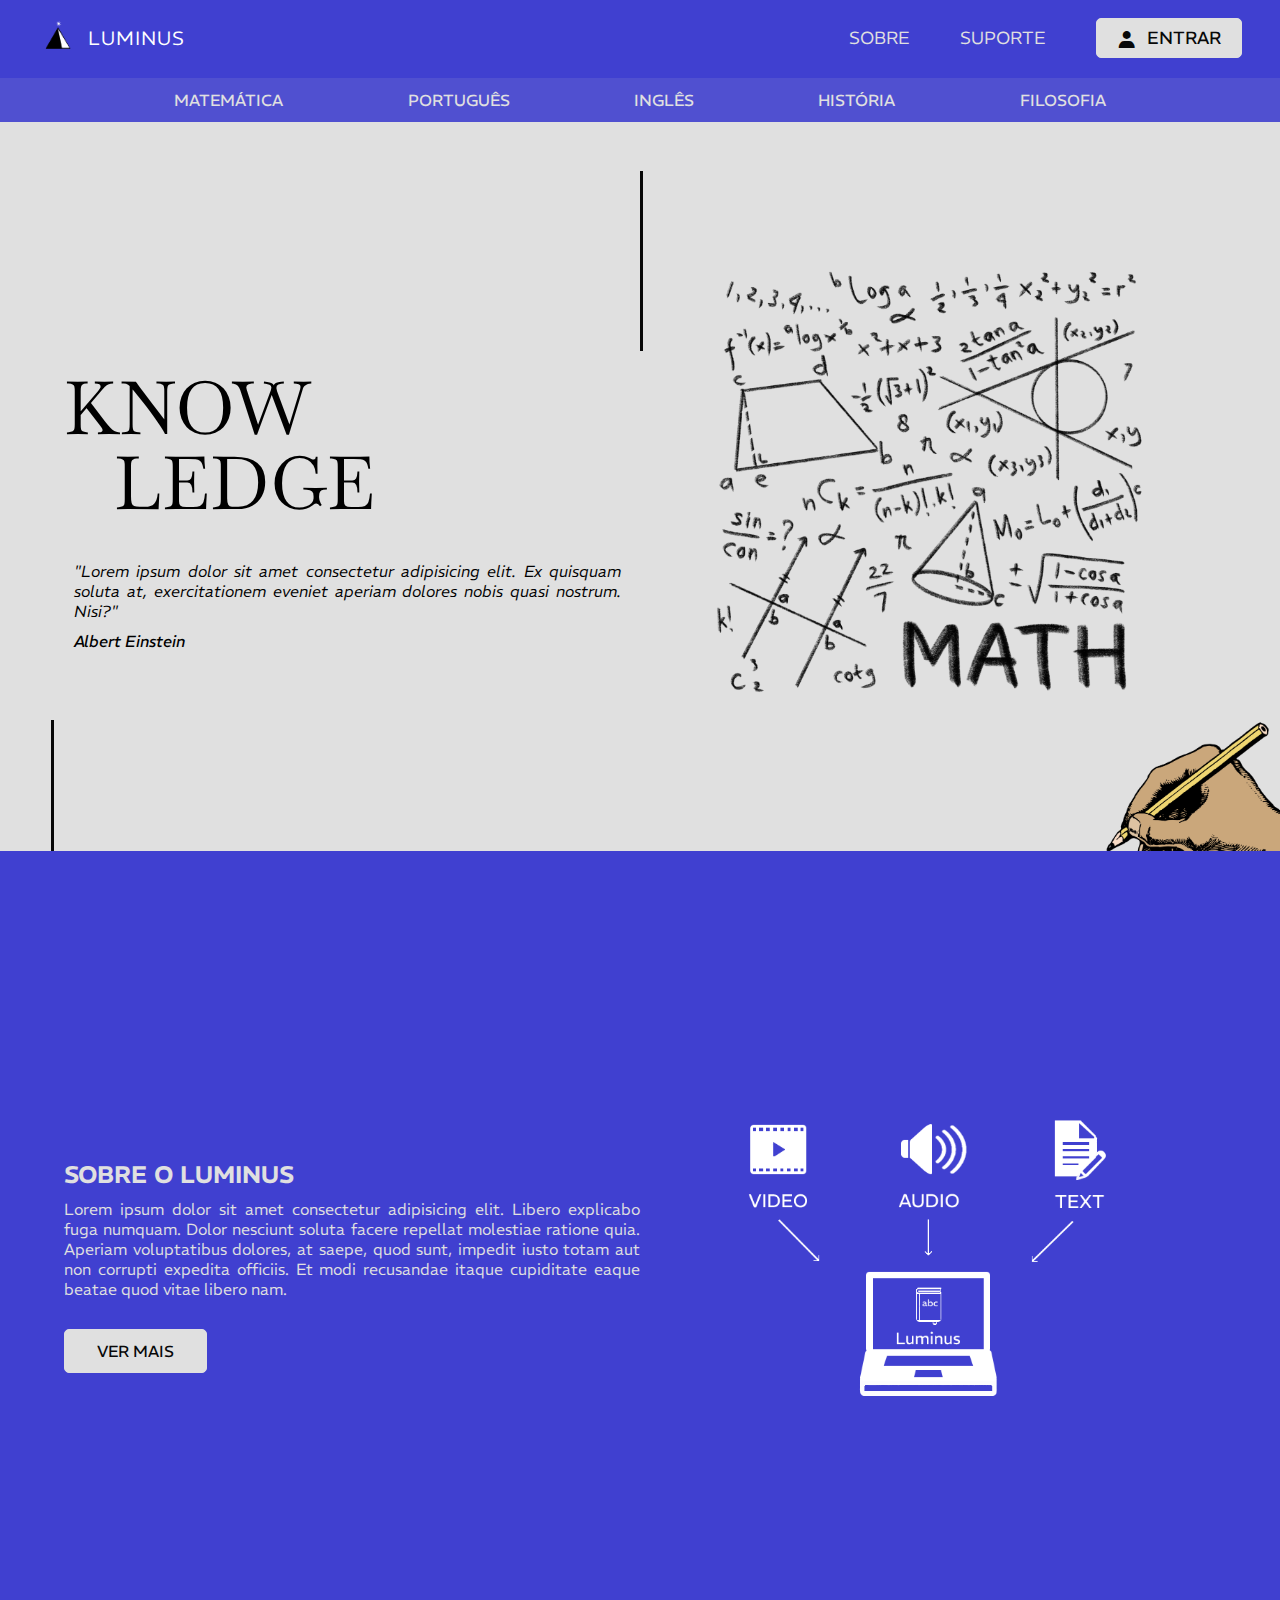
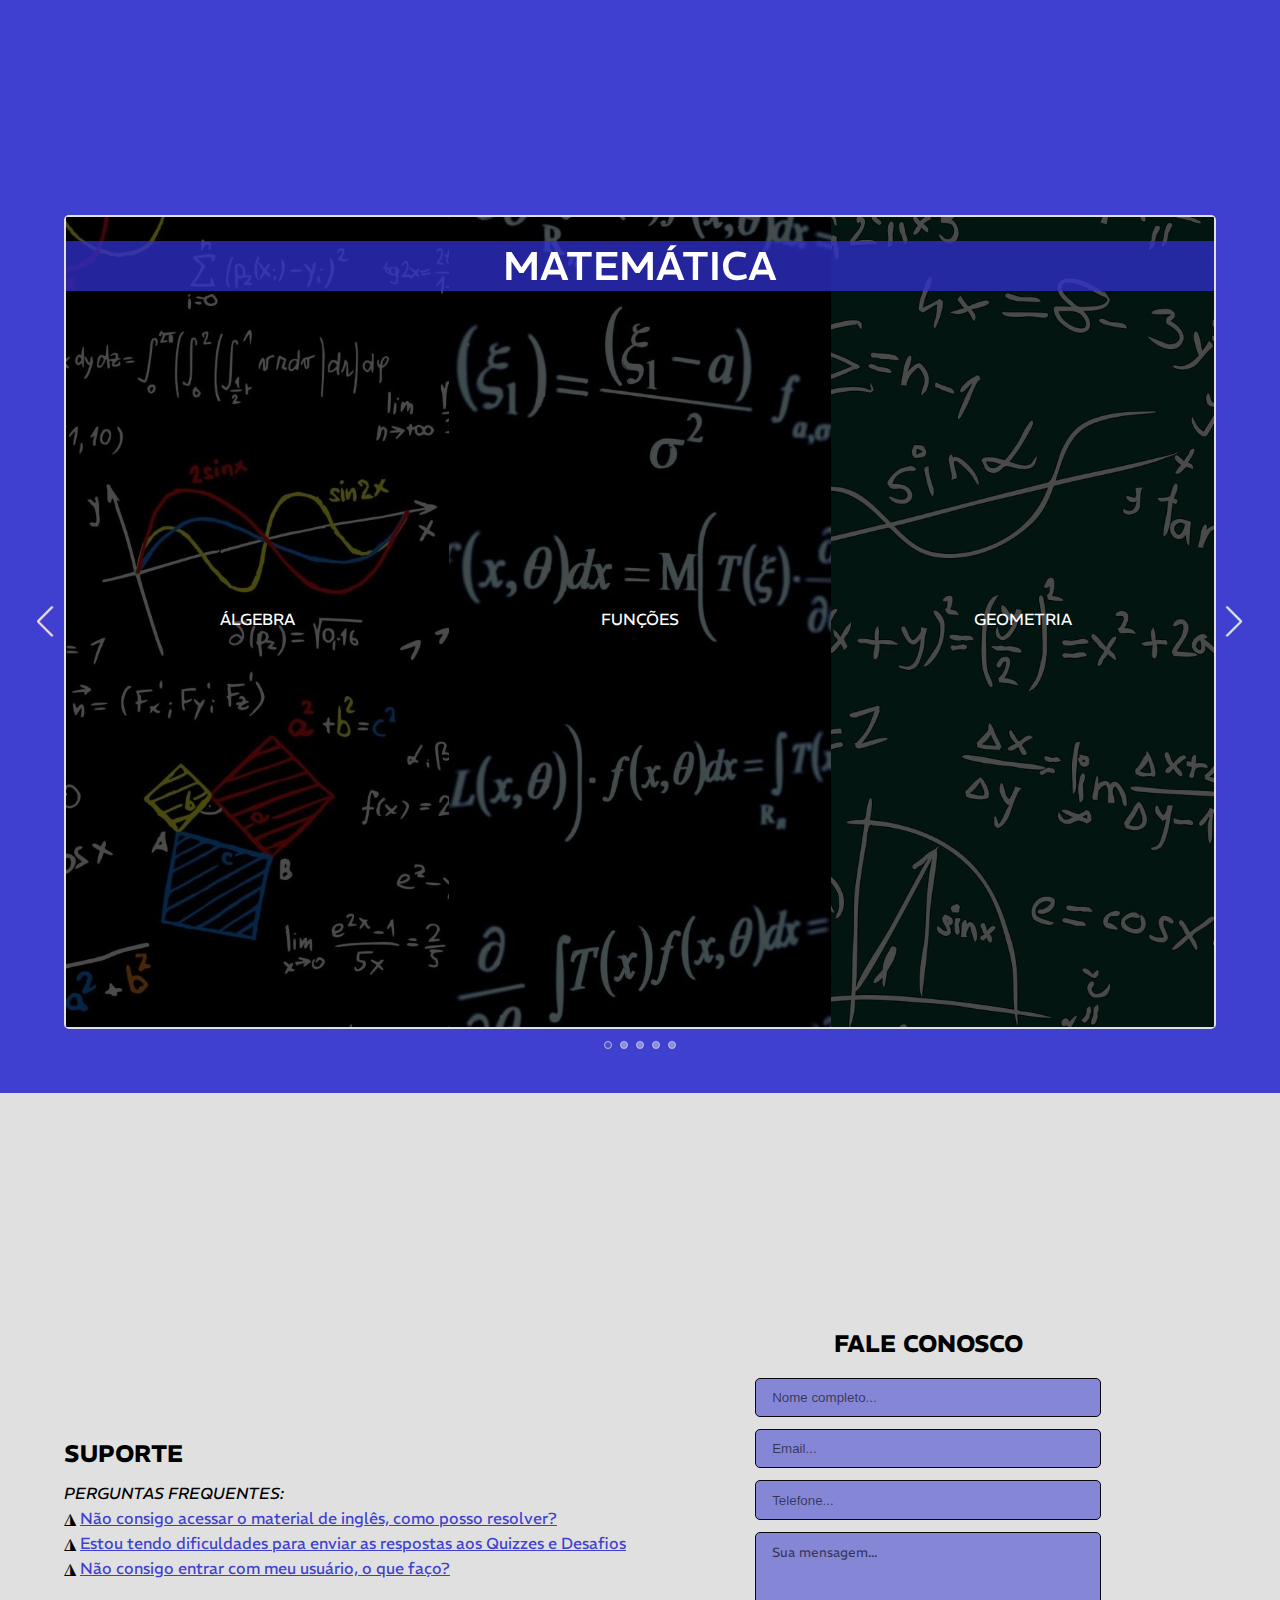
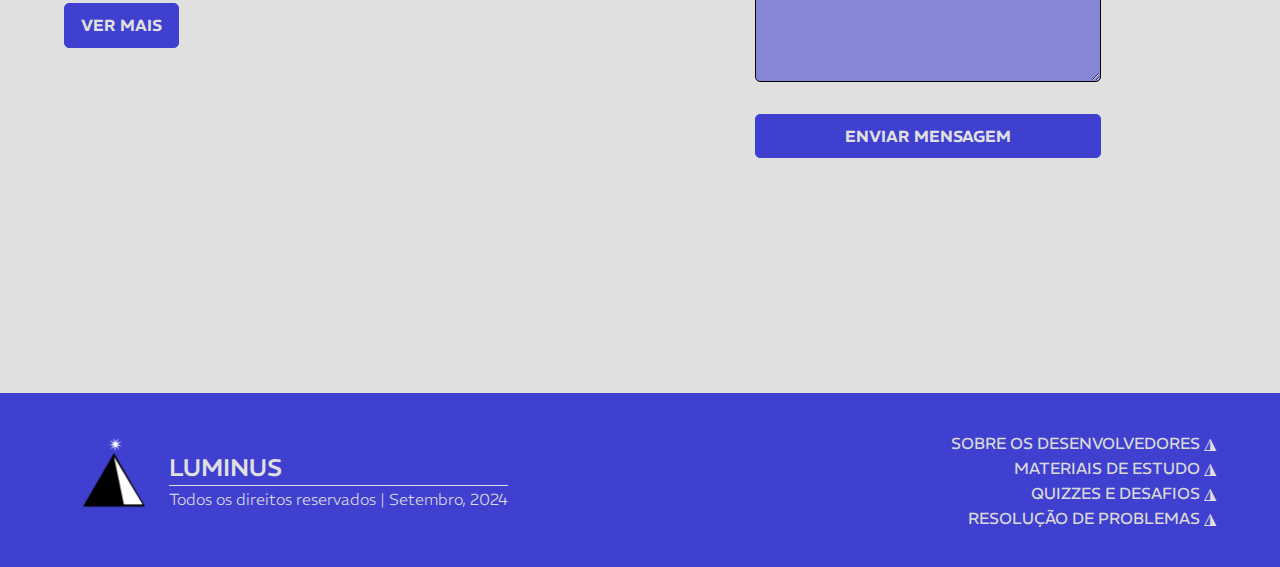
<file: index.html>
<!DOCTYPE html>
<html lang="en">
    <head>
        <meta charset="UTF-8">
        <meta name="viewport" content="width=device-width, initial-scale=1.0">
        <title>Início - LUMINUS</title>
        <link rel="stylesheet" href="src/css/style.css">
        <link rel="shortcut icon" href="src/img/LOGO-ILUMINUS-1.1.png">
        <script src="src/js/script.js" defer></script>
        <link href='https://unpkg.com/boxicons@2.1.4/css/boxicons.min.css'
            rel='stylesheet'>
        <link rel="stylesheet"
            href="https://cdn.jsdelivr.net/npm/swiper@10/swiper-bundle.min.css" />
    </head>
    <body>
        <header class="header">
            <a id="maintitle" href="index.html"><img
                    src="src/img/LOGO-ILUMINUS-1.1.png"
                    alt> LUMINUS</a>
            <nav>
                <a href="#sobre" class="navig">Sobre</a>
                <a href="#suporte" class="navig">Suporte</a>
                <a href="login.html" class="btn-login"><i class='bx bxs-user'></i>Entrar</a>
            </nav>
            <div class="toggle_btn">
                <i class='bx bx-menu'></i>
            </div>
            <div class="dropdown_menu">
                <ul class="links">
                    <li><a href="#sobre">Sobre</a></li>
                    <li><a href="#suporte">Suporte</a></li>
                    <a href class="btn-login"><i
                            class='bx bxs-user'></i>Entrar</a>
                </ul>
            </header>
            <div class="sticky">
                <div class="space">a</div>
                <div class="subheader">
                    <a href="algebraintro.html">Matemática</a>
                    <a href>Português</a>
                    <a href>Inglês</a>
                    <a href>História</a>
                    <a href>Filosofia</a>
                </div>
                <section class="hero">
                    <article>
                        <div class="line1"></div>
                        <div class="line2"></div>
                        <span id="know">KNOW</span>
                        <span id="ledge">LEDGE</span>
                        <p>"Lorem ipsum dolor sit amet consectetur adipisicing
                            elit. Ex
                            quisquam soluta at, exercitationem eveniet aperiam
                            dolores
                            nobis quasi nostrum. Nisi?"</p>
                        <i>Albert Einstein</i>
                    </article>
                    <aside>
                        <img class="draw"
                            src="src/img/—Pngtree—math doodle formulas with two_6931006.png"
                            alt>
                        <img class="hand" src="src/img/331515.png" alt>
                    </aside>
                </section>
                <section id="sobre" class="sobre">
                    <article>
                        <h2>SOBRE O LUMINUS</h2>
                        <p>Lorem ipsum dolor sit amet consectetur adipisicing
                            elit.
                            Libero explicabo fuga numquam. Dolor nesciunt soluta
                            facere
                            repellat molestiae ratione quia. Aperiam
                            voluptatibus
                            dolores, at saepe, quod sunt, impedit iusto totam
                            aut non
                            corrupti expedita officiis. Et modi recusandae
                            itaque
                            cupiditate eaque beatae quod vitae libero nam.</p>
                        <a href>VER MAIS</a>
                    </article>
                    <aside>
                        <img src="src/img/LUMINUS-VIDEO-AUDIO-TEXTO.png" alt>
                    </aside>
                </section>
                <section id="presentation" class="presentation">

                    <div class="testimonial-container">
                        <div class="testimonial-wrapper">
                            <div class="testimonial-box mySwiper">
                                <div class="testimonial-content swiper-wrapper">
                                    <div class="testimonial-slide swiper-slide">
                                        <h3>Matemática</h3>
                                        <div class="bak">
                                            <div class="card">
                                                <img
                                                    src="src/img/matematica/0af003a772f72344391d0b7747c1844d.jpg"
                                                    alt>
                                                <span>
                                                    <a href="">ÁLGEBRA</a>
                                                    <ul>
                                                        <li>
                                                            <a href="">Parte 1</a>
                                                        </li>
                                                        <li>
                                                            <a href="">Parte 2</a>
                                                        </li>
                                                        <li>
                                                            <a href="">Parte 3</a>
                                                        </li>
                                                        <li>
                                                            <a href="">Quizzes</a>
                                                        </li>
                                                    </ul>
                                                </span>
                                            </div>
                                            <div class="card">
                                                <img
                                                    src="src/img/matematica/angled-calculus-math-equations-zcadykjv1mqw68t9.jpg"
                                                    alt>
                                                <span>
                                                    <a href="">FUNÇÕES</a>
                                                    <ul>
                                                        <li>
                                                            <a href="">Parte 1</a>
                                                        </li>
                                                        <li>
                                                            <a href="">Parte 2</a>
                                                        </li>
                                                        <li>
                                                            <a href="">Parte 3</a>
                                                        </li>
                                                        <li>
                                                            <a href="">Quizzes</a>
                                                        </li>
                                                    </ul>
                                                </span>
                                            </div>
                                            <div class="card">
                                                <img
                                                    src="src/img/matematica/wallpapermath.jpg"
                                                    alt>
                                                <span>
                                                    <a href="">GEOMETRIA</a>
                                                    <ul>
                                                        <li>
                                                            <a href="">Parte 1</a>
                                                        </li>
                                                        <li>
                                                            <a href="">Parte 2</a>
                                                        </li>
                                                        <li>
                                                            <a href="">Parte 3</a>
                                                        </li>
                                                        <li>
                                                            <a href="">Quizzes</a>
                                                        </li>
                                                    </ul>
                                                </span>
                                            </div>
                                        </div>
                                    </div>
                                    <div class="testimonial-slide swiper-slide">
                                        <h3>Português</h3>
                                        <div class="bak">
                                            <div class="card">
                                                <img
                                                    src="src/img/portugues/Dia_Da_Literatura_Brasileira.jpg"
                                                    alt>
                                                <span>
                                                    <a href="">GRAMÁTICA</a>
                                                    <ul>
                                                        <li>
                                                            <a href="">Parte 1</a>
                                                        </li>
                                                        <li>
                                                            <a href="">Parte 2</a>
                                                        </li>
                                                        <li>
                                                            <a href="">Parte 3</a>
                                                        </li>
                                                        <li>
                                                            <a href="">Quizzes</a>
                                                        </li>
                                                    </ul>
                                                </span>
                                            </div>
                                            <div class="card">
                                                <img
                                                    src="src/img/portugues/dicas-portugues-redacao-1-e1691775140396.jpg"
                                                    alt>
                                                <span>
                                                    <a href="">LITERATURA</a>
                                                    <ul>
                                                        <li>
                                                            <a href="">Parte 1</a>
                                                        </li>
                                                        <li>
                                                            <a href="">Parte 2</a>
                                                        </li>
                                                        <li>
                                                            <a href="">Parte 3</a>
                                                        </li>
                                                        <li>
                                                            <a href="">Quizzes</a>
                                                        </li>
                                                    </ul>
                                                </span>
                                            </div>
                                            <div class="card">
                                                <img
                                                    src="src/img/portugues/origem-da-literatura-brasileira-qual-polemica-gira-em-torno-dela-6-960x640.jpg"
                                                    alt>
                                                <span>
                                                    <a href="">REDAÇÃO</a>
                                                    <ul>
                                                        <li>
                                                            <a href="">Parte 1</a>
                                                        </li>
                                                        <li>
                                                            <a href="">Parte 2</a>
                                                        </li>
                                                        <li>
                                                            <a href="">Parte 3</a>
                                                        </li>
                                                        <li>
                                                            <a href="">Quizzes</a>
                                                        </li>
                                                    </ul>
                                                </span>
                                            </div>
                                        </div>
                                    </div>
                                    <div class="testimonial-slide swiper-slide">
                                        <h3>Inglês</h3>
                                        <div class="bak">
                                            <div class="card">
                                                <img
                                                    src="src/img/ingles/6-tips-to-rule-the-art-of-conversation-1024x682-1.jpg"
                                                    alt>
                                                <span>
                                                    <a href="">CONVERSAÇÃO</a>
                                                    <ul>
                                                        <li>
                                                            <a href="">Parte 1</a>
                                                        </li>
                                                        <li>
                                                            <a href="">Parte 2</a>
                                                        </li>
                                                        <li>
                                                            <a href="">Parte 3</a>
                                                        </li>
                                                        <li>
                                                            <a href="">Quizzes</a>
                                                        </li>
                                                    </ul>
                                                </span>
                                            </div>
                                            <div class="card">
                                                <img
                                                    src="src/img/ingles/ingles-britanico-e-o-ingles-americano.jpg"
                                                    alt>
                                                <span>    
                                                    <a href="">GRAMÁTICA</a>
                                                    <ul>
                                                        <li>
                                                            <a href="">Parte 1</a>
                                                        </li>
                                                        <li>
                                                            <a href="">Parte 2</a>
                                                        </li>
                                                        <li>
                                                            <a href="">Parte 3</a>
                                                        </li>
                                                        <li>
                                                            <a href="">Quizzes</a>
                                                        </li>
                                                    </ul></span>
                                            </div>
                                            <div class="card">
                                                <img
                                                    src="src/img/ingles/conversacao-para-iniciantes-em-ingles.jpg"
                                                    alt>
                                                <span>
                                                    <a href="">TRADUÇÃO</a>
                                                    <ul>
                                                        <li>
                                                            <a href="">Parte 1</a>
                                                        </li>
                                                        <li>
                                                            <a href="">Parte 2</a>
                                                        </li>
                                                        <li>
                                                            <a href="">Parte 3</a>
                                                        </li>
                                                        <li>
                                                            <a href="">Quizzes</a>
                                                        </li>
                                                    </ul>
                                                </span>
                                            </div>
                                        </div>
                                    </div>
                                    <div class="testimonial-slide swiper-slide">
                                        <h3>História</h3>
                                        <div class="bak">
                                            <div class="card">
                                                <img
                                                    src="src/img/historia/Curso-de-Historia-capa.jpg"
                                                    alt>
                                                <span>
                                                    <a href="">SEGUNDA GUERRA</a>
                                                    <ul>
                                                        <li>
                                                            <a href="">Parte 1</a>
                                                        </li>
                                                        <li>
                                                            <a href="">Parte 2</a>
                                                        </li>
                                                        <li>
                                                            <a href="">Parte 3</a>
                                                        </li>
                                                        <li>
                                                            <a href="">Quizzes</a>
                                                        </li>
                                                    </ul>
                                                </span>
                                            </div>
                                            <div class="card">
                                                <img
                                                    src="src/img/historia/historia.webp"
                                                    alt>
                                                <span>
                                                    <a href="">GUERRA FRIA</a>
                                                    <ul>
                                                        <li>
                                                            <a href="">Parte 1</a>
                                                        </li>
                                                        <li>
                                                            <a href="">Parte 2</a>
                                                        </li>
                                                        <li>
                                                            <a href="">Parte 3</a>
                                                        </li>
                                                        <li>
                                                            <a href="">Quizzes</a>
                                                        </li>
                                                    </ul>
                                                </span>
                                            </div>
                                            <div class="card">
                                                <img
                                                    src="src/img/historia/História-do-Brasil.jpg"
                                                    alt>
                                                <span>
                                                    <a href="">HISTÓRIA DO BRASIL</a>
                                                    <ul>
                                                        <li>
                                                            <a href="">Parte 1</a>
                                                        </li>
                                                        <li>
                                                            <a href="">Parte 2</a>
                                                        </li>
                                                        <li>
                                                            <a href="">Parte 3</a>
                                                        </li>
                                                        <li>
                                                            <a href="">Quizzes</a>
                                                        </li>
                                                    </ul>
                                                </span>
                                            </div>
                                        </div>
                                    </div>
                                    <div class="testimonial-slide swiper-slide">
                                        <h3>Filosofia</h3>
                                        <div class="bak">
                                            <div class="card">
                                                <img
                                                    src="src/img/filosofia/filosofia-moderna-homem-vitruviano.webp"
                                                    alt>
                                                <span>    
                                                    <a href="">ÉTICA</a>
                                                    <ul>
                                                        <li>
                                                            <a href="">Parte 1</a>
                                                        </li>
                                                        <li>
                                                            <a href="">Parte 2</a>
                                                        </li>
                                                        <li>
                                                            <a href="">Parte 3</a>
                                                        </li>
                                                        <li>
                                                            <a href="">Quizzes</a>
                                                        </li>
                                                    </ul></span>
                                            </div>
                                            <div class="card">
                                                <img
                                                    src="src/img/filosofia/o-que-e-filosofia-origem-objeto-de-estudo-e-aplicabilidade-2.png"
                                                    alt>
                                                <span>
                                                    <a href="">TÉCNICA</a>
                                                    <ul>
                                                        <li>
                                                            <a href="">Parte 1</a>
                                                        </li>
                                                        <li>
                                                            <a href="">Parte 2</a>
                                                        </li>
                                                        <li>
                                                            <a href="">Parte 3</a>
                                                        </li>
                                                        <li>
                                                            <a href="">Quizzes</a>
                                                        </li>
                                                    </ul>
                                                </span>
                                            </div>
                                            <div class="card">
                                                <img
                                                    src="src/img/historia/História-do-Brasil.jpg"
                                                    alt>
                                                <span>
                                                    <a href="">LÓGICA</a>
                                                    <ul>
                                                        <li>
                                                            <a href="">Parte 1</a>
                                                        </li>
                                                        <li>
                                                            <a href="">Parte 2</a>
                                                        </li>
                                                        <li>
                                                            <a href="">Parte 3</a>
                                                        </li>
                                                        <li>
                                                            <a href="">Quizzes</a>
                                                        </li>
                                                    </ul>
                                                </span>
                                            </div>
                                        </div>
                                    </div>
                                </div>
                                <div class="swiper-button-next"></div>
                                <div class="swiper-button-prev"></div>
                                <div class="swiper-pagination"></div>
                            </div>
                        </div>
                    </div>
                </section>
                <section id="suporte" class="suporte">
                    <article>
                        <h2>SUPORTE</h2>
                        <span>PERGUNTAS FREQUENTES:</span>
                        <p>◮ <a href>Não consigo acessar o material de inglês, como
                                posso
                                resolver?</a></p>
                        <p>◮ <a href>Estou tendo dificuldades para enviar as
                                respostas
                                aos
                                Quizzes e Desafios</a></p>
                        <p>◮ <a href>Não consigo entrar com meu usuário, o que
                                faço?</a></p>
                        <a href>VER MAIS</a>
                        </article>
                    <aside>
                        <h2>FALE CONOSCO</h2>
                        <form action>
                            <input class="preencher" type="text"
                                placeholder="Nome completo...">
                            <input class="preencher" type="email"
                                placeholder="Email...">
                            <input class="preencher" type="tel"
                                placeholder="Telefone...">
                            <textarea placeholder="Sua mensagem..."
                                id></textarea>
                            <input class="enter" type="submit" value="ENVIAR MENSAGEM">
                        </form>
                    </aside>
                </section>
                <footer class="footer">
                    <div class="logo">
                        <img src="src/img/LOGO-ILUMINUS-1.1.png" alt>
                        <div class="sublogo">
                            <h2>LUMINUS</h2>
                            <div class="linelogo"></div>
                            <span>Todos os direitos reservados | Setembro,
                                2024</span>
                        </div>
                    </div>
                    <nav>
                        <ul>
                            <li><a href>SOBRE OS DESENVOLVEDORES</a> ◮</li>
                            <li><a href>MATERIAIS DE ESTUDO</a> ◮</li>
                            <li><a href>QUIZZES E DESAFIOS</a> ◮</li>
                            <li><a href>RESOLUÇÃO DE PROBLEMAS</a> ◮</li>
                        </ul>
                    </nav>
                </footer>
            </div>
            <script
                src="https://cdn.jsdelivr.net/npm/swiper@10/swiper-bundle.min.js"></script>
        </body>
    </html>
</file>
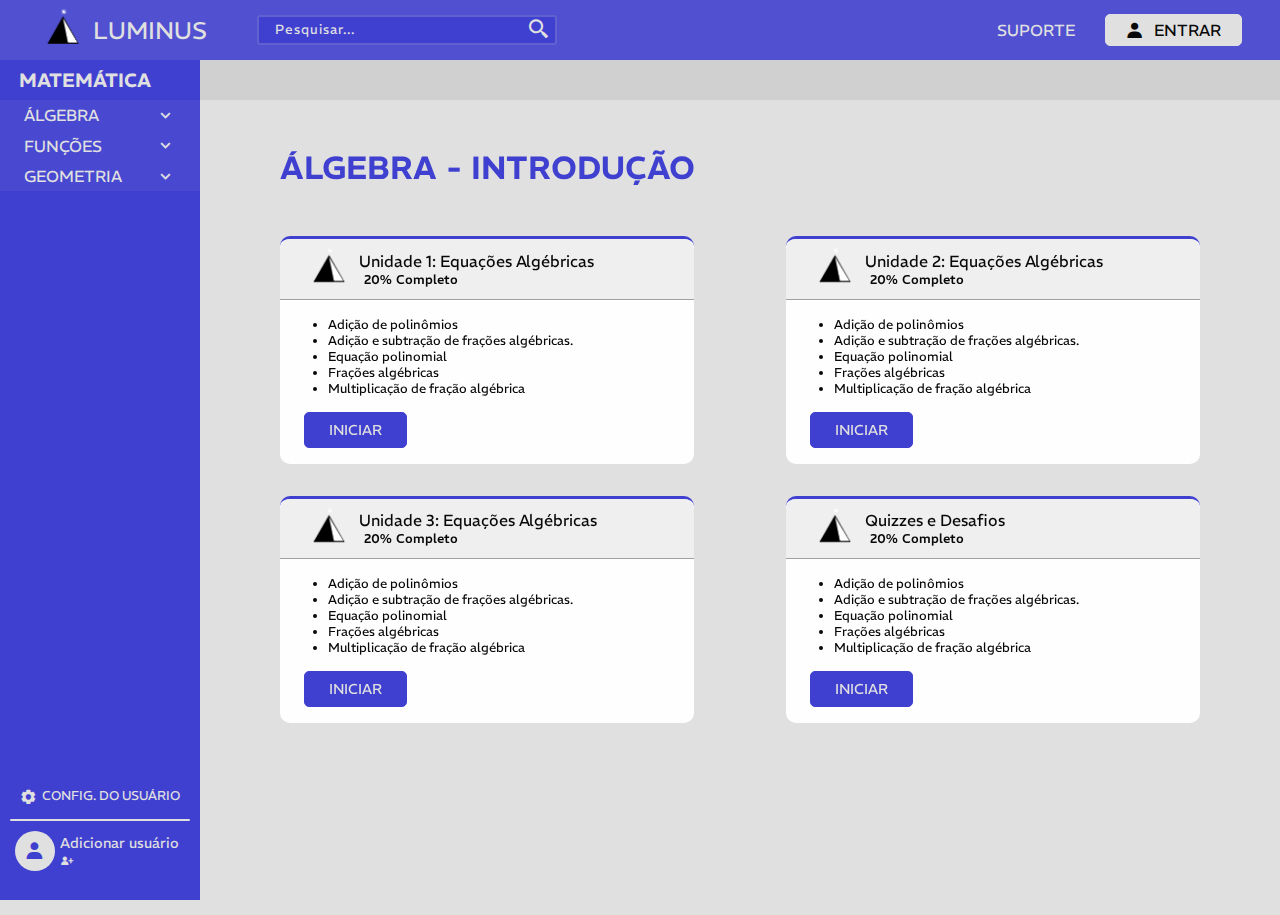
<file: algebraintro.html>
<!DOCTYPE html>
<html lang="en">
    <head>
        <meta charset="UTF-8">
        <meta name="viewport" content="width=device-width, initial-scale=1.0">
        <title>Introdução à Álgebra - Luminus</title>
        <link rel="stylesheet" href="src/css/subjects.css">
        <link rel="shortcut icon" href="src/img/LOGO-ILUMINUS-1.1.png">
        <link href='https://unpkg.com/boxicons@2.1.4/css/boxicons.min.css'
            rel='stylesheet'>
        <script type="text/javascript" src="src/js/sidebar.js" defer></script>
    </head>
    <body>
        <header class="header">
            <main>
                <a href="index.html">
                    <img src="src/img/LOGO-ILUMINUS-1.1.png" alt>
                    LUMINUS
                </a>
                <span>
                    <input type="search" placeholder="Pesquisar...">
                    <i class='bx bx-search-alt-2'></i>
                </span>
            </main>
            <aside>
                <a href class="navig">Suporte</a>
                <a href class="btn-login"><i class='bx bxs-user'></i> Entrar</a>
            </aside>
        </header>
        <nav id="sidebar">
            <ul>
                <h2>MATEMÁTICA</h2>
                <li>
                    <button onclick=toggleSubMenu(this) class="dropdown-btn">
                        <span>Álgebra</span>
                        <i class='bx bx-chevron-down'></i>
                    </button>
                    <ul class="sub-menu">
                        <div>
                            <li><button>Un. 1: Equações Algébricas</button></li>
                            <li><button>Un. 2: Equações Algébricas</button></li>
                            <li><button>Un. 3: Equações Algébricas</button></li>
                            <li><button>Quizzes e Desafios</button></li>
                        </div>
                    </ul>
                </li>
                <li>
                    <button onclick=toggleSubMenu(this) class="dropdown-btn">
                        <span>Funções</span>
                        <i class='bx bx-chevron-down'></i>
                    </button>
                    <ul class="sub-menu">
                        <div>
                            <li><button>Un. 1: Equações Algébricas</button></li>
                            <li><button>Un. 2: Equações Algébricas</button></li>
                            <li><button>Un. 3: Equações Algébricas</button></li>
                            <li><button>Quizzes e Desafios</button></li>
                        </div>
                    </ul>
                </li>
                <li>
                    <button onclick=toggleSubMenu(this) class="dropdown-btn">
                        <span>Geometria</span>
                        <i class='bx bx-chevron-down'></i>
                    </button>
                    <ul class="sub-menu">
                        <div>
                            <li><button onclick="myFunction()">Un. 1: Equações Algébricas</button></li>
                            <li><button onclick="myFunction()">Un. 2: Equações Algébricas</button></li>
                            <li><button onclick="myFunction()">Un. 3: Equações Algébricas</button></li>
                            <li><button onclick="myFunction()">Quizzes e Desafios</button></li>
                        </div>
                    </ul>
                </li>
            </ul>
            <div class="sidebarbottom">
                <a class="configs">
                    <i class='bx bxs-cog'></i> CONFIG. DO USUÁRIO
                </a>
                <div class="line"></div>
                <a href="#" class="user">
                    <div class="status">
                        <div class="iconcircle">
                            <i class='bx bxs-user'></i>
                        </div>
                        <b>Adicionar usuário
                            <i class='bx bxs-user-plus'></i>
                        </b>
                    </div>
                </a>
            </div>
        </nav>
        <article>
            <div class="sub"><h2>MATEMÁTICA</h2><nav></div>
                <div class="content">
                    <h1>ÁLGEBRA - INTRODUÇÃO</h1>
                    <div class="un">
                        <div class="card">
                            <div class="title">
                                <img src="src/img/LOGO-ILUMINUS-1.1.png" alt>
                                <span>
                                    <p>Unidade 1: Equações Algébricas</p>
                                    <b>20% Completo</b>
                                </span>
                            </div>
                            <ul>
                                <li>Adição de polinômios</li>
                                <li>Adição e subtração de frações
                                    algébricas.</li>
                                <li>Equação polinomial</li>
                                <li> Frações algébricas</li>
                                <li>Multiplicação de fração algébrica</li>
                            </ul>
                            <a href>INICIAR</a>
                        </div>
                        <div class="card">
                            <div class="title">
                                <img src="src/img/LOGO-ILUMINUS-1.1.png" alt>
                                <span>
                                    <p>Unidade 2: Equações Algébricas</p>
                                    <b>20% Completo</b>
                                </span>
                            </div>
                            <ul>
                                <li>Adição de polinômios</li>
                                <li>Adição e subtração de frações
                                    algébricas.</li>
                                <li>Equação polinomial</li>
                                <li> Frações algébricas</li>
                                <li>Multiplicação de fração algébrica</li>
                            </ul>
                            <a href>INICIAR</a>
                        </div>
                        <div class="card">
                            <div class="title">
                                <img src="src/img/LOGO-ILUMINUS-1.1.png" alt>
                                <span>
                                    <p>Unidade 3: Equações Algébricas</p>
                                    <b>20% Completo</b>
                                </span>
                            </div>
                            <ul>
                                <li>Adição de polinômios</li>
                                <li>Adição e subtração de frações
                                    algébricas.</li>
                                <li>Equação polinomial</li>
                                <li> Frações algébricas</li>
                                <li>Multiplicação de fração algébrica</li>
                            </ul>
                            <a href>INICIAR</a>
                        </div>
                        <div class="card">
                            <div class="title">
                                <img src="src/img/LOGO-ILUMINUS-1.1.png" alt>
                                <span>
                                    <p>Quizzes e Desafios</p>
                                    <b>20% Completo</b>
                                </span>
                            </div>
                            <ul>
                                <li>Adição de polinômios</li>
                                <li>Adição e subtração de frações
                                    algébricas.</li>
                                <li>Equação polinomial</li>
                                <li> Frações algébricas</li>
                                <li>Multiplicação de fração algébrica</li>
                            </ul>
                            <a href>INICIAR</a>
                        </div>
                    </div>
                </div>
            </article>
            <div class="" id="window">
                aa
            </div>
        </body>
    </html>
</file>
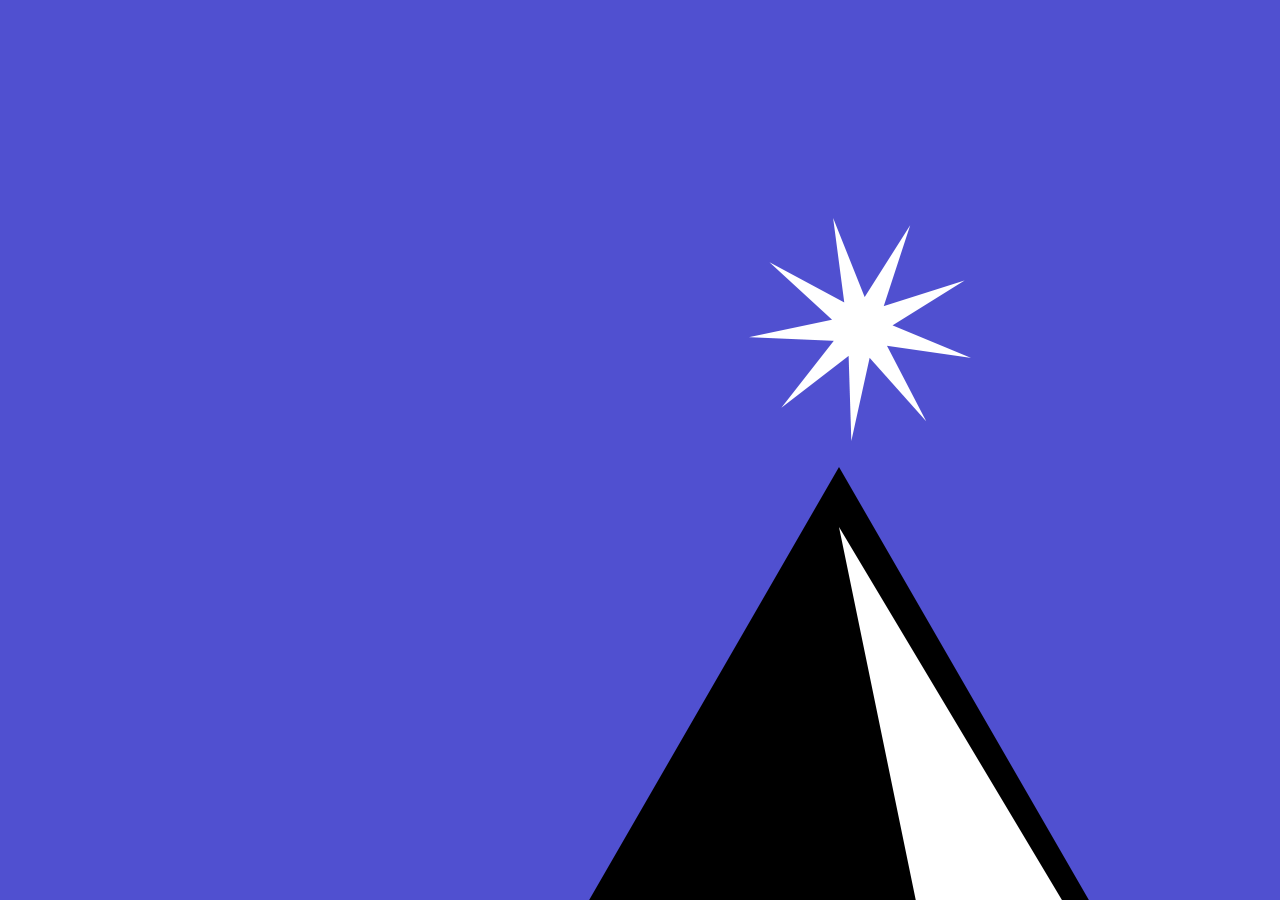
<file: cadastro.html>
<!DOCTYPE html>
<html lang="en">

<head>
    <meta charset="UTF-8">
    <meta name="viewport" content="width=device-width, initial-scale=1.0">
    <title>Cadastro - Luminus</title>
    <link rel="stylesheet" href="src/css/login.css">
    <link rel="shortcut icon" href="src/img/LOGO-ILUMINUS-1.1.png">
    <link href='https://unpkg.com/boxicons@2.1.4/css/boxicons.min.css' rel='stylesheet'>
    <script type="text/javascript" src="src/js/sidebar.js" defer></script>
</head>

<body>
    <header class="header">
        <img src="src/img/LOGO-ILUMINUS-1.1.png" alt="">
        <h2>Luminus</h2>
    </header>
    <form action="">
        <div class="title">CRIAR CONTA</div>
        <div class="content">
            <div class="input">
                <label for="user">Nome de usuário</label>
                <input type="text" name="user">
            </div>
            <div class="input">
                <label for="email">Email</label>
                <input type="email" name="email">
            </div>
            <div class="input">
                <label for="senha">Senha</label>
                <input type="password">
            </div>
            <div class="input">
                <label for="confirm">Confirmar senha</label>
                <input type="password" name="senha">
            </div>
            <p>Termos de Política e Privacidade <a href="">Contatar o suporte Luminus</a></p>
            <div class="textarea">Lorem ipsum dolor sit amet consectetur adipisicing elit. Recusandae quidem, ad
                voluptate omnis eos et alias assumenda nam veniam, debitis architecto? Iusto, non? Voluptatem, ducimus.
                Blanditiis est fuga velit unde deserunt enim mollitia. Nisi quasi, nam quam at voluptas iste dolorem
                voluptatibus assumenda. Quod numquam nesciunt vero quia voluptatem sapiente delectus, tenetur sed beatae
                labore distinctio, amet quam assumenda laudantium enim dolorum quas voluptatibus quasi cum id maxime?
                Voluptates quas aut, exercitationem asperiores quis laboriosam velit debitis tempora, ex magni quaerat
                illum maiores cumque nihil similique voluptas itaque? Odio, quos.</div>
            <div class="check"><input type="checkbox">Li e concordo com os termos de uso</div>
            <p>Já possui uma conta? <a href="">Acessar conta</a></p>
            <a href="" class="enter">ENTRAR</a>
        </div>
    </form>
</body>

</html>
</file>
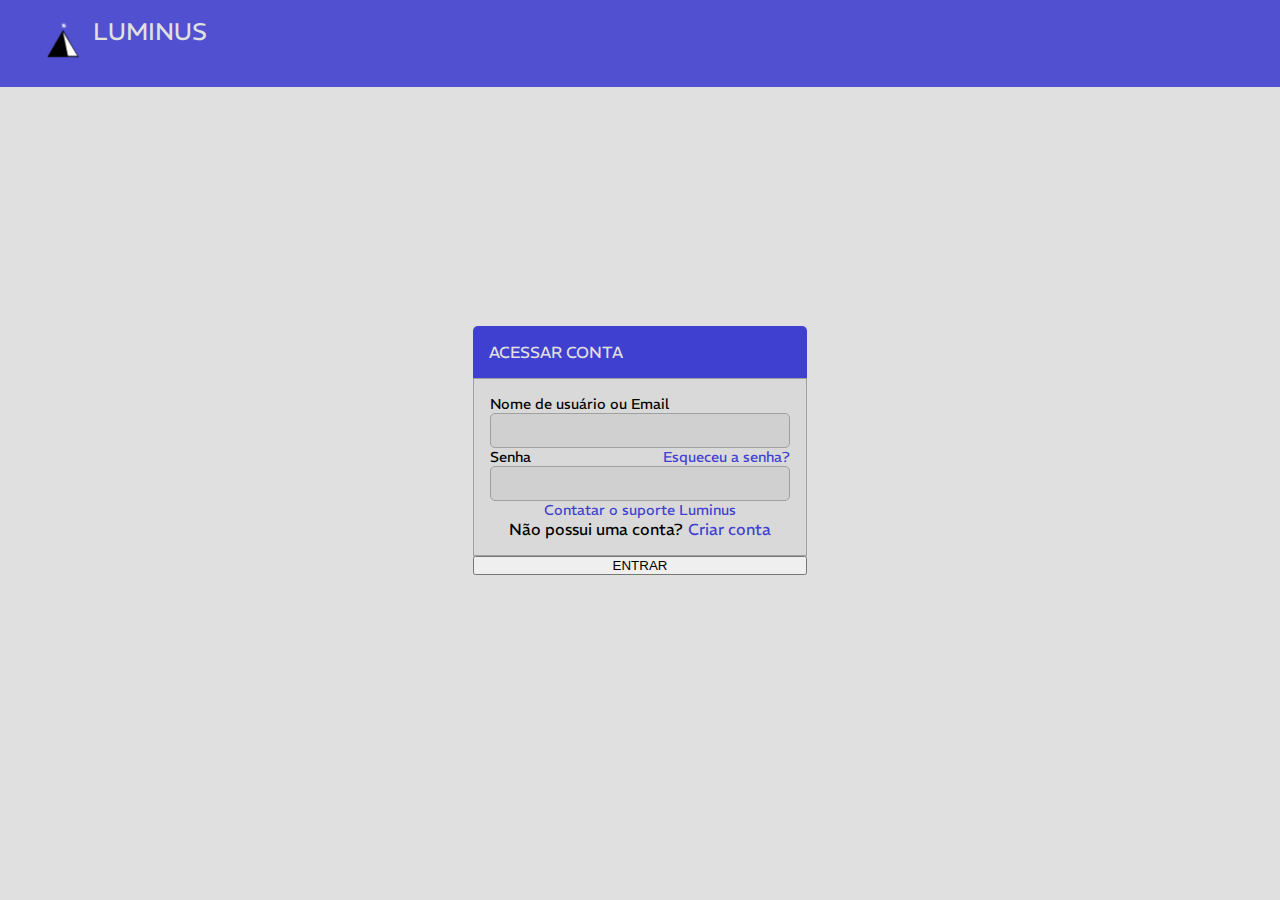
<file: login.html>
<!DOCTYPE html>
<html lang="en">
  <head>
    <meta charset="UTF-8" />
    <meta name="viewport" content="width=device-width, initial-scale=1.0" />
    <title>Login - Luminus</title>
    <link rel="stylesheet" href="src/css/login.css" />
    <link rel="shortcut icon" href="src/img/LOGO-ILUMINUS-1.1.png" />
    <link
      href="https://unpkg.com/boxicons@2.1.4/css/boxicons.min.css"
      rel="stylesheet"
    />
    <script type="text/javascript" src="src/js/sidebar.js" defer></script>
  </head>

  <body>
    <header class="header">
      <a href="">
        <img src="src/img/LOGO-ILUMINUS-1.1.png" alt="" />
        <h2>Luminus</h2>
      </a>
    </header>
    <form action="">
      <div class="title">ACESSAR CONTA</div>
      <div class="content">
        <div class="input">
          <label for="user">Nome de usuário ou Email</label>
          <input type="text" name="user" />
        </div>
        <div class="input">
          <label for="senha">Senha <a href="">Esqueceu a senha?</a></label>
          <input type="password" name="senha" />
        </div>
        <a href="">Contatar o suporte Luminus</a>
        <p>Não possui uma conta? <a href="">Criar conta</a></p>
      </div>
      <input type="submit" value="ENTRAR" />
    </form>
  </body>
</html>
</file>
<file: src/css/style.css>
@import url('https://fonts.googleapis.com/css2?family=Baskervville:ital@0;1&family=REM:ital,wght@0,100..900;1,100..900&display=swap');

* {
    margin: 0;
    padding: 0;
    box-sizing: border-box;
    scroll-behavior: smooth;
}

:root {
    --bg-color: #e0e0e0;
    --main-color: #4040d0;
    --snd-color: #5050d0;
    --text-color: #080808;
    --gradient: #d9d9d9;
    --final-gradient: #c0c0c0;
    --line-color: #606060;
    --inputs: #4040d080;
    --text-input: rgba(0, 0, 0, 0.5);

    --common: 'REM', sans-serif;
    --title: 'Baskervville', serif;
}

::-webkit-scrollbar {
    width: 10px;
    background-color: #e0e0e0;
}

::-webkit-scrollbar-thumb {
    background-color: #4040d0;
    border: 2px solid #e0e0e0;
    border-radius: 5px;
}

body {
    background-color: var(--bg-color);
    display: flex;
    flex-direction: column;
    width: 100vw;
    overflow-x: hidden;
    height: auto;
    font-family: var(--common);
}

a {
    text-decoration: none;
    color: inherit;
}

ul {
    list-style: none;
}

.reveal {
    position: relative;
    transform: translateY(150px);
    opacity: 0;
    transition: all 1s ease;
}

.reveal.active {
    transform: translateY(0px);
    opacity: 1;
}

.scroll-down header {
    transform: translate3d(0, -100%, 0);
}

.header {
    position: fixed;
    user-select: none;
    top: 0;
    color: #fff;
    background-color: #4040d0;
    width: 100%;
    display: flex;
    align-items: center;
    justify-content: space-between;
    padding: 1rem 0%;
    z-index: 99;
    transition: .2s ease-in-out;
    overflow: visible;
    flex-wrap: wrap;
}

.sticky {
    position: relative;
    top: 0;
    left: 0;
    width: 100%;
    height: 100%;
    display: flex;
    flex-direction: column;
}

.space {
    position: relative;
    width: 100%;
    font-size: 1.8em;
    padding: 1.3rem 0%;
    color: #4040d0;
    background-color: #4040d0;
}

.subheader {
    position: sticky;
    top: 0;
    display: flex;
    z-index: 98;
    align-items: center;
    justify-content: center;
    gap: 100px;
    padding: 0.5rem 3%;
    background-color: #5050d0;
    color: #e0e0e0;
    text-transform: uppercase;
    font-size: 1em;
}

.subheader a {
    width: auto;
    padding: 0.2rem 0.7rem;
    border-radius: 2px;
    transition: .2s ease-in-out;
    border: 1px solid transparent;
}

.subheader a:hover {
    background-color: #e0e0e0;
    color: #080808;
}

.subheader a:active {
    background-color: #4040d0;
    color: #e0e0e0;
    border: 1px solid #e0e0e0;
}

#maintitle {
    display: flex;
    justify-content: center;
    align-items: center;
    gap: 10px;
    margin-left: 3%;
    font-size: 1.2em;
    font-weight: 300;
    letter-spacing: 1px;
    overflow: visible;
}

#maintitle img {
    position: relative;
    width: 40px;
    height: auto;
    object-fit: cover;
    border: 2px solid var(--blood);
}

.header.active {
    background-color: #5050d0;
    backdrop-filter: blur(5px);
    transition: .2s ease;
}

.header.active nav .navig {
    color: #fff;
}

.header nav {
    position: relative;
    display: flex;
    align-items: center;
    justify-content: center;
    margin-right: 3%;
    gap: 50px;
}

.btn-login {
    border-radius: 5px;
    padding: 0.5rem 1.2rem;
    color: #080808;
    background-color: #e0e0e0;
    display: flex;
    gap: 10px;
    border: 1px solid #e0e0e0;
    transition: .2s ease-in-out;
    font-size: 1.1em;
    align-items: center;
    justify-content: center;
    text-transform: uppercase;
}

.btn-login i {
    position: relative;
    top: 1px;
    font-size: 1.2em;
}

.btn-login:hover {
    background-color: #4040d0;
    color: #e0e0e0;
}

.navig {
    font-size: 1.1em;
    color: #e0e0e0;
    font-family: var(--subtitle);
    font-weight: 300;
    cursor: pointer;
    position: relative;
    text-transform: uppercase;
    border: none;
    background: none;
    transition-timing-function: cubic-bezier(0.25, 0.8, 0.25, 1);
    transition-duration: 400ms;
    transition-property: color;
}

.navig:focus,
.navig:hover {
    color: #fff;
}

.navig:focus:after,
.navig:hover:after {
    width: 100%;
    left: 0%;
}

.navig:after {
    content: "";
    pointer-events: none;
    bottom: -2px;
    left: 50%;
    position: absolute;
    width: 0%;
    height: 2px;
    background-color: #fff;
    transition-timing-function: cubic-bezier(0.25, 0.8, 0.25, 1);
    transition-duration: 400ms;
    transition-property: width, left;
}

.toggle_btn {
    display: none;
    color: #fff;
    z-index: 100;
    margin-right: 3%;
    font-size: 1.5em;
    cursor: pointer;
}

.dropdown_menu {
    display: none;
    position: absolute;
    right: 1rem;
    top: 60px;
    height: 0;
    width: 300px;
    background: #3030d0c0;
    backdrop-filter: blur(5px);
    border-radius: 2px;
    overflow: hidden;
    transition: .2s cubic-bezier(0.175, 0.885, 0.32, 1.275);
}

.links {
    display: flex;
    flex-direction: column;
    gap: 0;
    text-transform: uppercase;
    font-size: 1em;
    padding: 1rem;
}

.links li a {
    position: relative;
    width: 100%;
    height: auto;
    text-align: center;
    padding: 0.5rem 0rem;
    border-radius: 5px;
    transition: .2s ease-in-out;
}

.links li a:hover {
    background-color: #e0e0e0;
    color: #080808;
}

.links li a:active {
    background-color: var(--dark);
}

.dropdown_menu.open {
    height: auto;
}

.dropdown_menu li {
    padding: 0.7rem;
    display: flex;
    align-items: center;
    justify-content: center;
}

.hero {
    width: 100%;
    height: 81dvh;
    display: flex;
    align-items: center;
    padding: 0 5%;
}

.hero article {
    display: flex;
    flex-direction: column;
    justify-content: center;
    width: 50%;
    height: 100%;
}

.hero article span {
    font-size: 4.6em;
    font-family: var(--title);
}

#ledge {
    position: relative;
    margin-top: -20px;
    left: 50px;
}

.line1 {
    position: absolute;
    width: 3px;
    height: 180px;
    left: 4%;
    background-color: #080808;
    top: calc(100dvh - 180px);
}

.line2 {
    position: absolute;
    width: 3px;
    height: 180px;
    left: 50%;
    top: 19dvh;
    background-color: #080808;
}

.hero article p {
    position: relative;
    text-align: justify;
    font-style: italic;
    font-weight: 300;
    width: 95%;
    top: 30px;
    left: 10px;
}

.hero article i {
    position: relative;
    top: 40px;
    left: 10px;
}

.hero aside {
    width: 50%;
    padding: 2rem;
    height: 100%;
    display: flex;
    align-items: center;
    justify-content: center;
}

.hero aside .draw {
    width: 85%;
    height: auto;
}

.hero aside .hand {
    position: absolute;
    width: 180px;
    height: auto;
    right: -5px;
    top: calc(100dvh - 180px);
}

.sobre {
    width: 100%;
    min-height: 100vh;
    background-color: #4040d0;
    color: #e0e0e0;
    display: flex;
    padding: 0 5%;
    z-index: 10;
}

.sobre article {
    display: flex;
    gap: 10px;
    flex-direction: column;
    justify-content: center;
    width: 50%;
    height: 90dvh;
}

.sobre article h2 {
    font-size: 1.5em;
    font-weight: 600;
}

.sobre article p {
    text-align: justify;
    font-size: 1em;
    font-weight: 300;
}

.sobre article a {
    background-color: #e0e0e0;
    border: 1px solid #e0e0e0;
    width: fit-content;
    color: #080808;
    position: relative;
    top: 20px;
    border-radius: 5px;
    padding: 0.7rem 2rem;
    transition: .2s ease-in-out;
    font-weight: 400;
}

.sobre article a:hover {
    background-color: #4040d0;
    color: #e0e0e0;
}

.sobre aside {
    display: flex;
    align-items: center;
    justify-content: center;
    width: 50%;
    height: 90dvh;
}

.sobre aside img {
    width: 400px;
    height: auto;
}

.presentation {
    display: flex;
    align-items: center;
    justify-content: center;
    flex-direction: column;
    background-color: #4040d0;
}

.testimonial-container {
    display: flex;
    user-select: none;
    align-items: center;
    flex-direction: column;
    width: 100%;
    padding: 2rem;
}

.testimonial-container .testimonial-wrapper {
    position: relative;
    max-width: 90rem;
    width: 100%;
    padding: 2rem;
}

.testimonial-wrapper .testimonial-box {
    border-radius: 3px;
    overflow: hidden
}

.testimonial-content .testimonial-slide {
    border: 2px solid #e0e0e0;
    display: flex;
    flex-direction: column;
    background: #4040d0;
    border-radius: 5px;
    overflow: visible;
    cursor: default;
}

.testimonial-slide img {
    width: 34%;
    height: 80dvh;
    object-fit: cover;
    border-radius: 1px;
    filter: brightness(30%);
}

.bak {
    display: flex;
    width: 100%;
    height: 90dvh;
}

.card {
    position: relative;
    width: 34%;
    display: flex;
    align-items: center;
    justify-content: center;
}

.card:hover span>ul {
    height: 120px;
}

.card img {
    position: absolute;
    width: 100%;
    height: 100%;
}

.card span {
    position: relative;
    z-index: 10;
    color: #fff;
    display: flex;
    flex-direction: column;
}

.card span>a {
    font-weight: 400;
    border: 1px solid transparent;
    padding: 0.3rem 0.5rem;
    border-radius: 2px;
}

.card span>a:hover {
    background-color: #4040d0;
    border: 1px solid #e0e0e0;
}

.card span>ul {
    position: relative;
    transition: .2s ease-in-out;
    display: flex;
    flex-direction: column;
    gap: 5px;
    top: 10px;
    color: #e0e0e0;
    height: 0;
    overflow: hidden;
    padding: 0.2rem 0rem;
}

.card span>ul li a {
    padding: 0.2rem 0.5rem;
    border-radius: 2px;
}

.card span>ul li a:hover {
    background-color: #4040d0;

}

.testimonial-slide h3 {
    position: absolute;
    width: 100%;
    top: 3%;
    background-color: #3030d0c0;
    z-index: 99;
    width: 100%;
    text-align: center;
    font-size: 2.5rem;
    color: #fff;
    text-transform: uppercase;
    font-weight: 500;
}

.testimonial-slide p {
    font-size: 1em;
    color: #fff;
    font-family: var(--common);
    font-weight: 100;
    text-align: justify;
    width: 85%;
    line-height: 150%;
}

.testimonial-box .swiper-button-next,
.testimonial-box .swiper-button-prev {
    color: #e0e0e0;
    scale: 0.7;
}

.testimonial-box .swiper-button-next {
    right: 0;
}

.testimonial-box .swiper-button-prev {
    left: 0;
}

.testimonial-box .swiper-pagination-bullet {
    background: rgba(255, 255, 255, 0.5);
    opacity: 0.8;
    border: 1px solid #e0e0e0;
}

.testimonial-box .swiper-pagination-bullet-active {
    background: #5050d0;
    border: 1px solid #e0e0e0;
}

.suporte {
    width: 100%;
    height: 100dvh;
    display: flex;
    padding: 0 5%;
}

.suporte article {
    width: 50%;
    height: 100%;
    display: flex;
    flex-direction: column;
    justify-content: center;
    text-align: left;
    gap: 5px;
}

.suporte article h2 {
    margin-bottom: 10px;
}

.suporte article span {
    font-style: italic;
}

.suporte article p a {
    color: #4040d0;
    text-decoration: underline;
}

.suporte article>a {
    margin-top: 20px;
    padding: 0.7rem 1rem;
    background-color: #4040d0;
    width: fit-content;
    border-radius: 5px;
    font-weight: 600;
    color: #e0e0e0;
    border: 1px solid #4040d0;
    transition: .2s ease-in-out;
}

.suporte article>a:hover {
    color: #080808;
    background-color: #e0e0e0;
}

.suporte aside {
    width: 50%;
    height: 100%;
    display: flex;
    flex-direction: column;
    justify-content: center;
    gap: 20px;
    align-items: center;
}

.suporte aside form {
    display: flex;
    flex-direction: column;
    align-items: center;
    width: 60%;
    gap: 12px;
}

.suporte aside form .preencher {
    padding: 0.7rem 1rem;
    width: 100%;
    background-color: #4040d090;
    border: 1px solid #080808;
    border-radius: 5px;
    color: #080808;
    transition: .2s ease-in-out;
}

.preencher::placeholder {
    color: #080808a0;
}

.suporte aside form textarea {
    padding: 0.7rem 1rem;
    width: 100%;
    background-color: #4040d090;
    border: 1px solid #080808;
    border-radius: 5px;
    font-family: var(--common);
    color: #080808;
    height: 150px;
    transition: .2s ease-in-out;
}

.suporte aside form textarea::placeholder {
    color: #080808a0;
}

.enter {
    width: 100%;
    margin-top: 20px;
    background-color: #4040d0;
    padding: 0.7rem 1rem;
    border: 1px solid #4040d0;
    border-radius: 5px;
    color: #e0e0e0;
    font-size: 1em;
    font-weight: 600;
    font-family: var(--common);
    transition: .2s ease-in-out;
    cursor: pointer;
}

.enter:hover {
    background-color: #e0e0e0;
    color: #080808;
}

.footer {
    padding: 2rem 5%;
    display: flex;
    justify-content: space-between;
    color: #e0e0e0;
    width: 100%;
    background-color: #4040d0;
}

.footer .logo img {
    width: 100px;
    height: auto;
    object-fit: cover;
}

.footer .logo {
    display: flex;
    gap: 5px;
    align-items: center;
}

.sublogo {
    display: flex;
    flex-direction: column;
    gap: 3px;
}

.sublogo h2 {
    font-weight: 500;
}

.sublogo span {
    font-weight: 200;
}

.linelogo {
    width: 100%;
    height: 1px;
    background-color: #e0e0e0;
}

.footer nav {
    display: flex;
    flex-direction: column;
    width: 40%;
    justify-content: center;
}

.footer nav ul {
    display: flex;
    flex-direction: column;
    gap: 5px;
    align-items: flex-end;
}

.footer nav ul li a:hover {
    color: #fff;
}

.footer nav ul li a {
    transition: .2s ease-in-out;
    color: #d9d9d9;
}

@media(max-width: 992px) {

    .header .social {
        display: none;
    }

    .toggle_btn {
        display: block;
    }

    .dropdown_menu {
        display: block;
    }

    .header nav {
        display: none;
    }

    .space {
        font-size: 1.7em;
    }

    .subheader {
        gap: 20px;
        font-size: 0.9em;
    }

    .hero aside {
        position: absolute;
        width: 100%;
        height: 100dvh;
    }

    .hero {
        background-color: #e5e5f7;
        background-size: 26px 26px;
        background-image: repeating-linear-gradient(0deg, #444cf750, #444cf750 1px, #e5e5f7 1px, #e5e5f7);
    }

    .hero aside .draw {
        display: none;
    }

    .hero aside .hand {
        display: none;
    }

    .sobre aside img {
        width: 300px;
    }

    .hero article {
        width: 100%;
    }

    .line2 {
        left: 95%;
    }

    .suporte aside form {
        width: 75%;
    }

    .footer {
        padding: 1rem 3%;
    }

    .footer nav {
        font-size: 0.9em;
    }
}

@media(max-width: 576px) {
    .dropdown_menu {
        left: 0;
        width: 100%;
    }

    .subheader {
        gap: 5px;
        font-size: 0.6em;
        justify-content: start;
        overflow-y: hidden;
        overflow-x: scroll;
    }

    .subheader::-webkit-scrollbar {
        background-color: #5050d0;
        height: 3px;
    }

    .subheader::-webkit-scrollbar-thumb {
        background-color: #fff;
        border: none;
    }

    .hero article span {
        font-size: 3em;
    }

    .hero article p {
        font-size: 0.9em;
    }

    .hero article i {
        font-size: 0.9em;
    }
}

@media (max-width: 720px) {
    ::-webkit-scrollbar {
        width: 0;
        background-color: #e0e0e0;
    }
    ::-webkit-scrollbar-thumb {
        width: 0;
        background-color: #e0e0e0;
    }
    .header {
        padding: 1rem 0%;
    }

    .suporte article {
        width: 100%;
    }

    .header .social {
        display: none;
    }

    .space {
        font-size: 2.2em;
    }

    .subheader {
        gap: 5px;
        font-size: 0.7em;
    }
    #maintitle {
        margin-left: 5%;
    }
    .toggle_btn {
        margin-right: 5%;
    }
    .sobre {
        display: flex;
        flex-direction: column;
        align-items: center;
        padding: 3rem 10%;
        gap: 3rem;
        min-height: 100dvh;
    }

    .sobre article {
        width: 100%;
        height: auto;
    }
    .sobre article h2{ 
        font-size: 1.4em;
    }
    .sobre article p{
        font-size: 0.9em;
    }
    .sobre aside {
        width: 100%;
        height: auto;
    }
    .sobre aside img {
        width: 100%;
        height: auto;
    }
    .suporte {
        padding: 3rem 10%;
        display: flex;
        flex-direction: column;
        height: auto;
        gap: 3rem;
    }

    .suporte article {
        width: 100%;
    }
    .suporte article h2 {
        font-size: 1.4em;
    }
    .suporte article p a {
        font-size: 0.8em;
    }
    .suporte aside {
        width: 100%;
    }

    .suporte aside form {
        width: 100%;
    }

    .footer {
        display: flex;
        flex-direction: column;
    }

    .footer nav {
        width: 100%;
    }
    .footer .logo img{ 
        width: 80px;
        height: auto;
    }
    .sublogo h2 {
        font-size: 1.4em;
    }
    .sublogo span {
        font-size: 0.7em;
    }
    .footer nav ul {
        align-items: flex-start;
    }

    /* INICIO */
    .testimonial-container {
        width: 100%;
        padding: 2rem 3%;
    }
    
    .testimonial-container .testimonial-wrapper {
        width: 100%;
        padding: 0rem;
    }
    
    .bak {
        display: flex;
        flex-direction: column;
        width: 100%;
        height: 90dvh;
    }
    
    .card {
        position: relative;
        width: 100%;
        height: 30dvh;
        display: flex;
        align-items: center;
        flex-direction: column;
    }
    
    .card span {
        color: #fff;
        display: flex;
        flex-direction: column;
        justify-content: center;
        align-items: center;
        gap: 10px
    }
    
    .card span>a {
        font-weight: 400;
        font-size: 0.9em;
        border: 1px solid transparent;
        padding: 0.05rem 0.15rem;
        border-radius: 2px;
        background-color: #4040d0;
    }
    .card:hover span>ul {
        height: auto;
    }
    .card span>a:hover {
        background-color: #4040d0;
        border: 1px solid #e0e0e0;
    }
    
    .card span>ul {
        position: relative;
        transition: .2s ease-in-out;
        display: flex;
        flex-direction: row;
        align-items: center;
        gap: 10px;
        top: 0px;
        color: #e0e0e0;
        height: auto;
        overflow: hidden;
        padding: 0.2rem 0rem;
    }
    
    .card span>ul li a {
        padding: 0.1rem 0.3rem;
        border-radius: 2px;
        font-size: 0.7em;
        color: #080808;
        background-color: #d0d0d0;
        border: 1px solid #a0a0a0;
    }
    
    .card span>ul li a:hover {
        background-color: transparent;
        color: #fff;
        border: 1px solid #a0a0a0;
    }
    
    .testimonial-slide h3 {
        position: absolute;
        width: 100%;
        top: 0%;
        background-color: #3030d0c0;
        padding: 0.3rem 0;
        z-index: 99;
        width: 100%;
        text-align: center;
        font-size: 1.6em;
        color: #fff;
        text-transform: uppercase;
        font-weight: 500;
    }
    
    .testimonial-box .swiper-button-next,
    .testimonial-box .swiper-button-prev {
        color: #e0e0e0;
        scale: 0.3;
    }
    
    .testimonial-box .swiper-button-next {
        right: 0;
    }
    
    .testimonial-box .swiper-button-prev {
        left: 0;
    }
    
    .testimonial-box .swiper-pagination-bullet {
        background: rgba(255, 255, 255, 0.5);
        opacity: 0.8;
        border: 1px solid #e0e0e0;
    }
    
    .testimonial-box .swiper-pagination-bullet-active {
        background: #5050d0;
        border: 1px solid #e0e0e0;
    }
}
</file>
<file: src/css/subjects.css>
@import url('https://fonts.googleapis.com/css2?family=Baskervville:ital@0;1&family=REM:ital,wght@0,100..900;1,100..900&display=swap');

* {
    margin: 0;
    padding: 0;
    box-sizing: border-box;
    scroll-behavior: smooth;
}

:root {
    --bg-color: #e0e0e0;
    --main-color: #4040d0;
    --snd-color: #5050d0;
    --text-color: #080808;
    --gradient: #d9d9d9;
    --final-gradient: #c0c0c0;
    --line-color: #606060;
    --inputs: #4040d080;
    --text-input: rgba(0, 0, 0, 0.5);

    --common: 'REM', sans-serif;
    --title: 'Baskervville', serif;
}

::-webkit-scrollbar {
    width: 10px;
    background-color: #e0e0e0;
}

::-webkit-scrollbar-thumb {
    background-color: #4040d0;
    border: 2px solid #e0e0e0;
    border-radius: 5px;
}

body {
    background-color: var(--bg-color);
    display: flex;
    flex-direction: row;
    width: 100vw;
    overflow: hidden;
    height: 100vh;
    font-family: var(--common);
}

a {
    text-decoration: none;
    color: inherit;
}

.header {
    background-color: #5050d0;
    display: flex;
    position: fixed;
    width: 100%;
    height: 60px;
    align-items: center;
    justify-content: space-between;
    padding: 0rem 3%;
    color: #e0e0e0;
    user-select: none;
}

.header main {
    display: flex;
    align-items: center;
    gap: 50px;
}

.header main span {
    display: flex;
    align-items: center;
}

.header main span input {
    padding: 0.3rem 1rem;
    border-radius: 3px;
    width: 300px;
    border: none;
    font-family: var(--common);
    color: #e0e0e0;
    background-color: #4040d0;
    border: 2px solid #6161d0;
}

.header main span input::placeholder {
    color: #e0e0e0;
    font-family: var(--common);
    font-weight: 400;
    letter-spacing: 1px;
}

.header main span input:focus {
    outline: none;
    border: 1px solid #d0d0d0;
}

.header main span i {
    font-size: 1.5em;
    position: relative;
    left: -30px;
}

.header main a {
    position: relative;
    display: flex;
    align-items: center;
    color: #e0e0e0;
    font-size: 1.5em;
    height: 100%;
    gap: 5px;
}

.header main a img {
    width: 50px;
    height: auto;
}

.header aside {
    display: flex;
    align-items: center;
    gap: 30px;
}

.navig {
    font-size: 1em;
    color: #e0e0e0;
    font-family: var(--subtitle);
    font-weight: 400;
    cursor: pointer;
    position: relative;
    text-transform: uppercase;
    border: none;
    background: none;
    transition-timing-function: cubic-bezier(0.25, 0.8, 0.25, 1);
    transition-duration: 400ms;
    transition-property: color;
}

.navig:focus,
.navig:hover {
    color: #fff;
}

.navig:focus:after,
.navig:hover:after {
    width: 100%;
    left: 0%;
}

.navig:after {
    content: "";
    pointer-events: none;
    bottom: -2px;
    left: 50%;
    position: absolute;
    width: 0%;
    height: 2px;
    background-color: #fff;
    transition-timing-function: cubic-bezier(0.25, 0.8, 0.25, 1);
    transition-duration: 400ms;
    transition-property: width, left;
}

.btn-login {
    border-radius: 5px;
    padding: 0.3rem 1.2rem;
    color: #080808;
    background-color: #e0e0e0;
    display: flex;
    gap: 10px;
    border: 1px solid #e0e0e0;
    transition: .2s ease-in-out;
    font-size: 1em;
    align-items: center;
    justify-content: center;
    text-transform: uppercase;
    z-index: 99;
}

.btn-login i {
    position: relative;
    top: 1px;
    font-size: 1.2em;
}

.btn-login:hover {
    background-color: #4040d0;
    color: #e0e0e0;
}

article {
    position: relative;
    top: 60px;
    width: calc(100% - 200px);
    height: calc(100vh - 45px);
    overflow: scroll;
    color: #080808;
    background-color: #e0e0e0;
}

.sub {
    width: 100%;
    height: auto;
    display: flex;
    justify-content: space-between;
    align-items: center;
    padding: 0.5rem 2rem;
    color: #d0d0d0;
    user-select: none;
    background-color: #d0d0d0;
}

.sub h2 {
    font-size: 1.2em;
}

#sidebar {
    height: calc(100% - 60px);
    position: relative;
    top: 60px;
    width: 200px;
    display: flex;
    flex-direction: column;
    justify-content: space-between;
    padding-bottom: 1.5rem;
    background-color: #4040d0;
    color: #e0e0e0;
    user-select: none;
    overflow-y: scroll;
}
#sidebar::-webkit-scrollbar {
    width: 5px;
    border-radius: 0px;
    background-color: #4040d0;
}
#sidebar::-webkit-scrollbar-thumb {
    background-color: #e0e0e0;
}
#sidebar h2 {
    position: relative;
    font-weight: 600;
    padding: 0.5rem 1.2rem;
    font-size: 1.2em;
    cursor: default;
}

#sidebar ul {
    list-style: none;
}

.dropdown-btn {
    width: 100%;
    background-color: #4848d0;
    border: none;
    display: flex;
    align-items: center;
    justify-content: space-between;
    text-transform: uppercase;
    color: #e0e0e0;
    font-family: var(--common);
    font-size: 1em;
    padding: 0.3rem 1.5rem;
    cursor: pointer;
    transition: .2s ease;
}

.dropdown-btn i {
    font-size: 1.3em;
}

.dropdown-btn:hover {
    background-color: #e0e0e0;
    color: #080808;
}

#sidebar .sub-menu {
    display: grid;
    grid-template-rows: 0fr;
    transition: .3s ease-in-out;

    >div {
        overflow: hidden;
    }
}

#sidebar .sub-menu.show {
    grid-template-rows: 1fr;
}

#sidebar .sub-menu div li {
    width: 100%;
    padding: 0.3rem 1.5rem;
    font-size: 0.7em;
    transition: .2s ease;
    cursor: pointer;
}

#sidebar .sub-menu div li:nth-child(1) {
    background-color: #5959d0;
}

#sidebar .sub-menu div li:nth-child(2) {
    background-color: #6161d0;
}

#sidebar .sub-menu div li:nth-child(3) {
    background-color: #5959d0;
}

#sidebar .sub-menu div li:nth-child(4) {
    background-color: #6161d0;
}

#sidebar .sub-menu div li:hover {
    background-color: #e0e0e0;
    color: #4040d0;
}

#sidebar .sub-menu div li button {
    all: unset;
}

.sidebarbottom {
    padding: 0 5%;
    display: flex;
    flex-direction: column;
    gap: 5px;
}

.configs {
    display: flex;
    cursor: pointer;
    justify-content: center;
    align-items: center;
    gap: 5px;
    padding: 0.7rem 0;
    font-size: 0.8em;
    border-radius: 5px;
    transition: .2s ease-in-out;
}

.configs i {
    font-size: 1.3em;
    position: relative;
    top: 2px;
}

.configs:hover {
    background-color: #e0e0e0;
    color: #4040d0;
}

.line {
    width: 100%;
    height: 2px;
    background-color: #e0e0e0;
    border-radius: 5px;
}

.user {
    flex-direction: row;
    padding: 0.3rem 0.3rem;
    border-radius: 5px;
    cursor: pointer;
    transition: .2s ease-in-out;
}

.user:hover {
    background-color: #e0e0e0;
    color: #4040d0;
}

.user:hover .iconcircle {
    background-color: #4040d0;
    color: #e0e0e0;
}

.iconcircle {
    border-radius: 50%;
    background-color: #e0e0e0;
    width: 40px;
    height: 40px;
    display: flex;
    align-items: center;
    justify-content: center;
    font-size: 1.3em;
    color: #4040d0;
}

.status {
    display: flex;
    gap: 5px;
}

.status b {
    font-size: 0.9em;
    font-weight: 400;
    display: flex;
    flex-direction: column;
    gap: 2px;
    justify-content: center;
}

.status b a {
    font-size: 1.3em;
    background-color: #5050d0;
    display: flex;
    align-items: center;
    padding: 0 0.5rem;
    width: fit-content;
    border-radius: 5px;
}

.user:hover .status b a {
    color: #e0e0e0;
}

.content h1 {
    font-size: 2em;
    color: #4040d0;
    font-weight: 600;
    padding: 3rem 5rem 2rem 5rem;
}

.un {
    display: flex;
    flex-wrap: wrap;
    gap: 2rem;
    align-items: center;
    justify-content: space-between;
    padding: 1rem 5rem 3rem 5rem;
}

.card {
    border-radius: 10px;
    border-top: 3px solid #4040d0;
    background-color: #fffefe;
    display: flex;
    width: 45%;
    flex-direction: column;
}

.title {
    display: flex;
    border-top-left-radius: 10px;
    border-top-right-radius: 10px;
    border-bottom: 1px solid #a0a0a0;
    background-color: #efefef;
    width: 100%;
    align-items: center;
    justify-content: start;
    padding: 0.3rem 1.5rem;
    gap: 5px;
}

.title img {
    width: 50px;
    height: 50px;
    object-fit: cover;
}

.title span {
    display: flex;
    flex-direction: column;
}

.title span p {
    font-size: 1em;
}

.title span b {
    font-size: 0.8em;
    position: relative;
    left: 5px;
    font-weight: 500;
}

.card ul {
    font-size: 0.8em;
    width: 100%;
    display: flex;
    flex-direction: column;
    text-align: left;
    padding: 1rem 3rem;
}

.card>a {
    margin-bottom: 1rem;
    margin-left: 1.5rem;
    padding: 0.5rem 1.5rem;
    background-color: #4040d0;
    width: fit-content;
    border-radius: 5px;
    color: #e0e0e0;
    font-size: 0.9em;
    border: 1px solid #4040d0;
    transition: .2s ease-in-out;
}

.card>a:hover {
    background-color: #e0e0e0;
    color: #4040d0;
}

#window {
    background-color: #efefef;
    border-top: 5px solid #4040d0;
    width: 50rem;
    height: 30rem;
    position: fixed;
    top: 50%;
    left: 50%;
    padding: 5rem;
    border-radius: 10px;
    transform: translate(-50%, -50%);
    display: none;
}
#window.visible {
    display: block;
}
</file>
<file: src/css/login.css>
@import url('https://fonts.googleapis.com/css2?family=Baskervville:ital@0;1&family=REM:ital,wght@0,100..900;1,100..900&display=swap');

* {
    margin: 0;
    padding: 0;
    box-sizing: border-box;
    scroll-behavior: smooth;
}

:root {
    --bg-color: #e0e0e0;
    --main-color: #4040d0;
    --snd-color: #5050d0;
    --text-color: #080808;
    --gradient: #d9d9d9;
    --final-gradient: #c0c0c0;
    --line-color: #606060;
    --inputs: #4040d080;
    --text-input: rgba(0, 0, 0, 0.5);

    --common: 'REM', sans-serif;
    --title: 'Baskervville', serif;
}

::-webkit-scrollbar {
    width: 10px;
    background-color: #e0e0e0;
}

::-webkit-scrollbar-thumb {
    background-color: #4040d0;
    border: 2px solid #e0e0e0;
    border-radius: 5px;
}

body {
    background-color: var(--bg-color);
    display: flex;
    align-items: center;
    justify-content: center;
    width: 100vw;
    height: 100vh;
    overflow-x: hidden;
    font-family: var(--common);
}

a {
    text-decoration: none;
    color: inherit;
}

ul {
    list-style: none;
}

.header {
    position: fixed;
    top: 0;
    left: 0;
    padding: 1rem 3%;
    width: 100%;
    background-color: #5050d0;
    display: flex;
    justify-content: start;
}
.header a {
    display: flex;
    justify-content: start;
    gap: 5px;
}
.header a img {
    width: 50px;
    height: auto;
}
.header a h2 {
    color: #e0e0e0;
    text-transform: uppercase;
    font-weight: 400;
}
form {
    background-color: #d9d9d9;
    display: flex;
    flex-direction: column;
}
.title {
    color: #e0e0e0;
    background-color: #4040d0;
    padding: 1rem;
    border-top-right-radius: 5px;
    border-top-left-radius: 5px;
}
.content {
    padding: 1rem;
    border-top: none;
    border: 1px solid #a0a0a0;
}
.input {
    display: flex;
    flex-direction: column;
}
.input label {
    font-size: 0.9em;
    display: flex;
    justify-content: space-between;
    width: 100%;
}
.input input {
    padding: 0.5rem 1rem;
    width: 300px;
    border-radius: 5px;
    background-color: #d0d0d0;
    border: 1px solid #a0a0a0;
    font-family: var(--common);
}
.input label a {
    color: #4040d0;
}
.content > a{
    width: 100%;
    display: flex;
    justify-content: center;
    font-size: 0.9em;
    color: #4040d0;
}
.content p > a {
    color: #4040d0;
}
.content p {
    width: 100%;
    display: flex;
    justify-content: center;
    gap: 5px;
}
</file>
